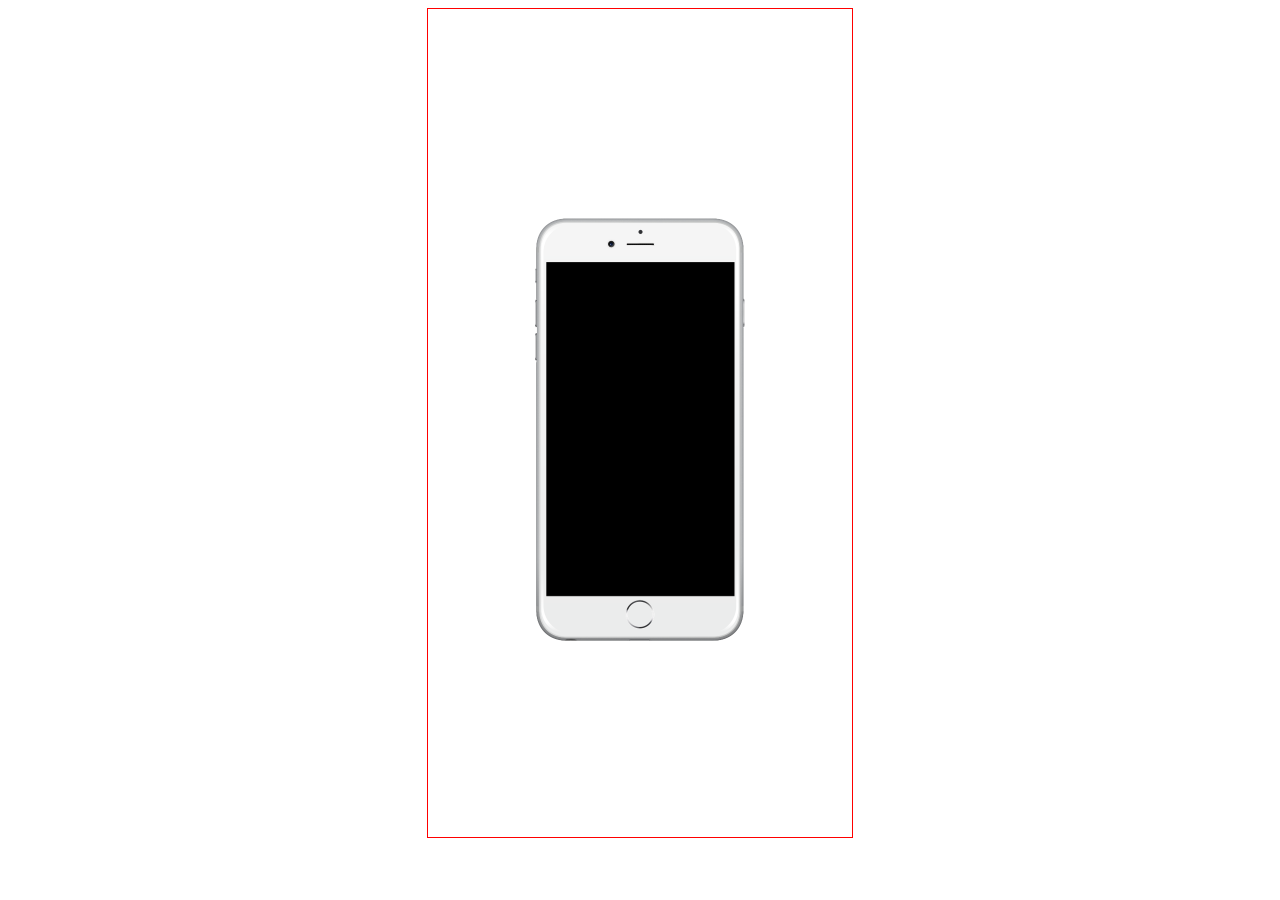
<file: code/光标悬浮图片放大有阴影/index.html>
<!DOCTYPE html>
<html lang="en">

<head>
    <meta charset="UTF-8">
    <meta name="viewport" content="width=device-width, initial-scale=1.0">
    <title>光标悬浮图片放大有阴影</title>
    <style>
        .body{
            display: flex;
            justify-content: center;
        }
        .body div {
            width: 424px;
            height: 828px;
            text-align: center;
            border: 1px solid red;
            display: flex;
            justify-content: center;
            align-items: center;
        }

        .body div img {
            margin-top: 13px;
        }

        .body div img:hover{
            transform: scale(1.2,1.2);
            box-shadow: 0 0 10px red;
        }
    </style>
</head>

<body>
    <div class="body">
        <div>
            <img src="./images/u54.png" alt="" width="212px" height="424px">
        </div>
    </div>
</body>

</html>
</file>
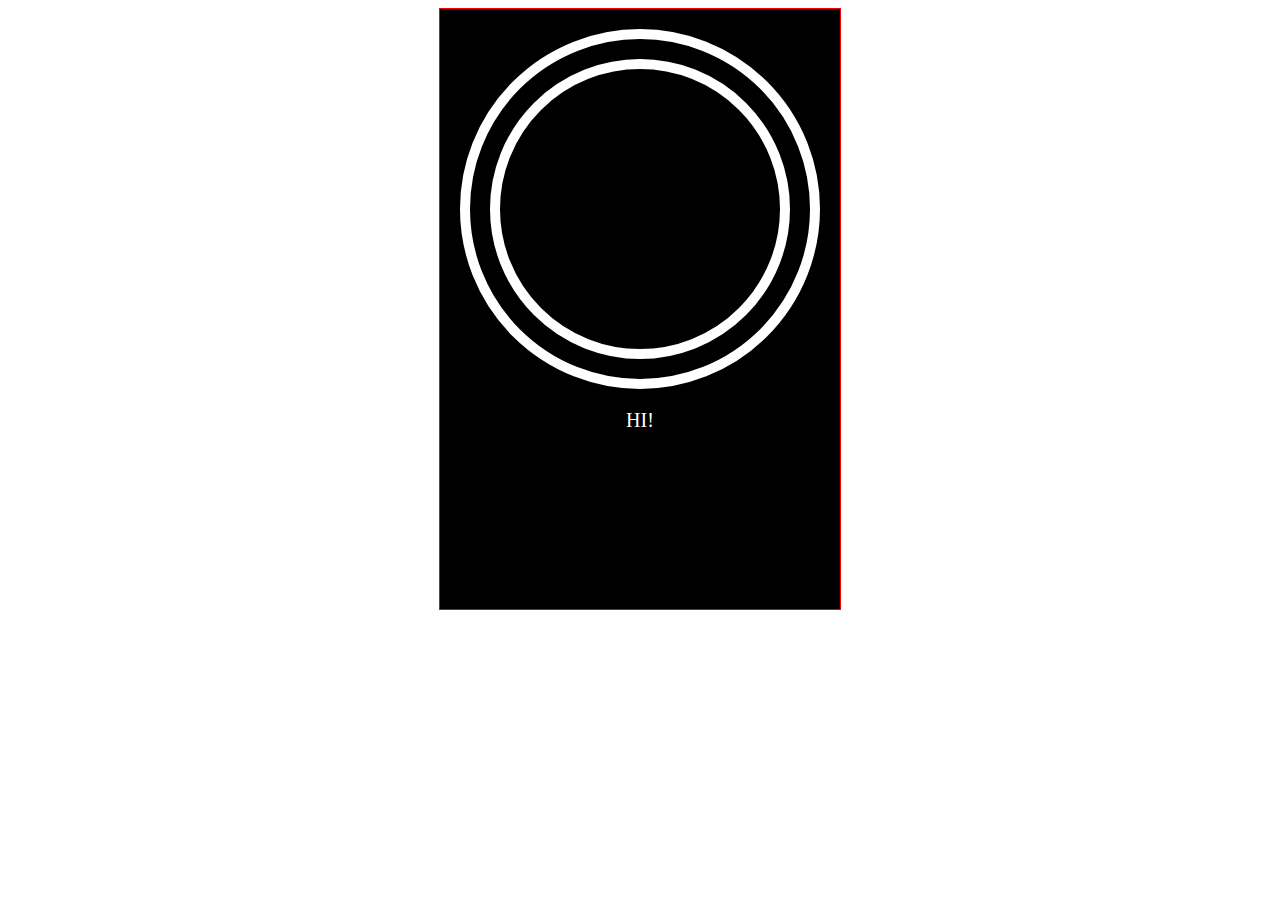
<file: code/呼吸灯/index.html>
<!DOCTYPE html>
<html lang="en">
<head>
    <meta charset="UTF-8">
    <meta name="viewport" content="width=device-width, initial-scale=1.0">
    <title>呼吸灯</title>
    <style>
        .content{
            margin: 0 auto;
            width: 400px;
            height: 600px;
            border: 1px solid red;
        }
        .content .top{
            width: 400px;
            height: 400px;
            background-color: black;
           
            box-sizing: border-box;
            padding: 20px;

            animation-name: top;
            animation-duration: 5s;
            animation-iteration-count: infinite;
            animation-timing-function: linear;
        }
        .content .top .outer{
            
            border: 10px white solid;
            border-radius: 50%;
            height: 100%;
            padding: 20px;
            box-sizing: border-box;

            animation-name: outer;
            animation-duration: 5s;
            animation-iteration-count: infinite;
            animation-timing-function: linear;
        }
        .content .top .outer .inner{
            box-sizing: border-box;
            height: 100%;
            border: 10px white solid;
            border-radius: 50%;
        }
        .content .bottom{
            width: 400px;
            height: 200px;
            text-align: center;
            font-size: 20px;
            background-color: black;
            color: white;
        }

        @keyframes top {
            25%{
                padding: 10px;
            }
            50%{
                padding: 20px;
            }
            100%{
                padding: 20px;
            }
        }
        @keyframes outer {
            25%{
                padding: 30px;
            }
            50%{
                padding: 20px;
            }
            75%{
                padding: 30px;
            }
            100%{
                padding: 20px;
            }   
        }
    </style>
</head>
<body>
    <div class="content">
        <div class="top">
            <div class="outer">
                <div class="inner">

                </div>
            </div>
        </div>
        <div class="bottom">
            HI!
        </div>
    </div>
</body>
</html>
</file>
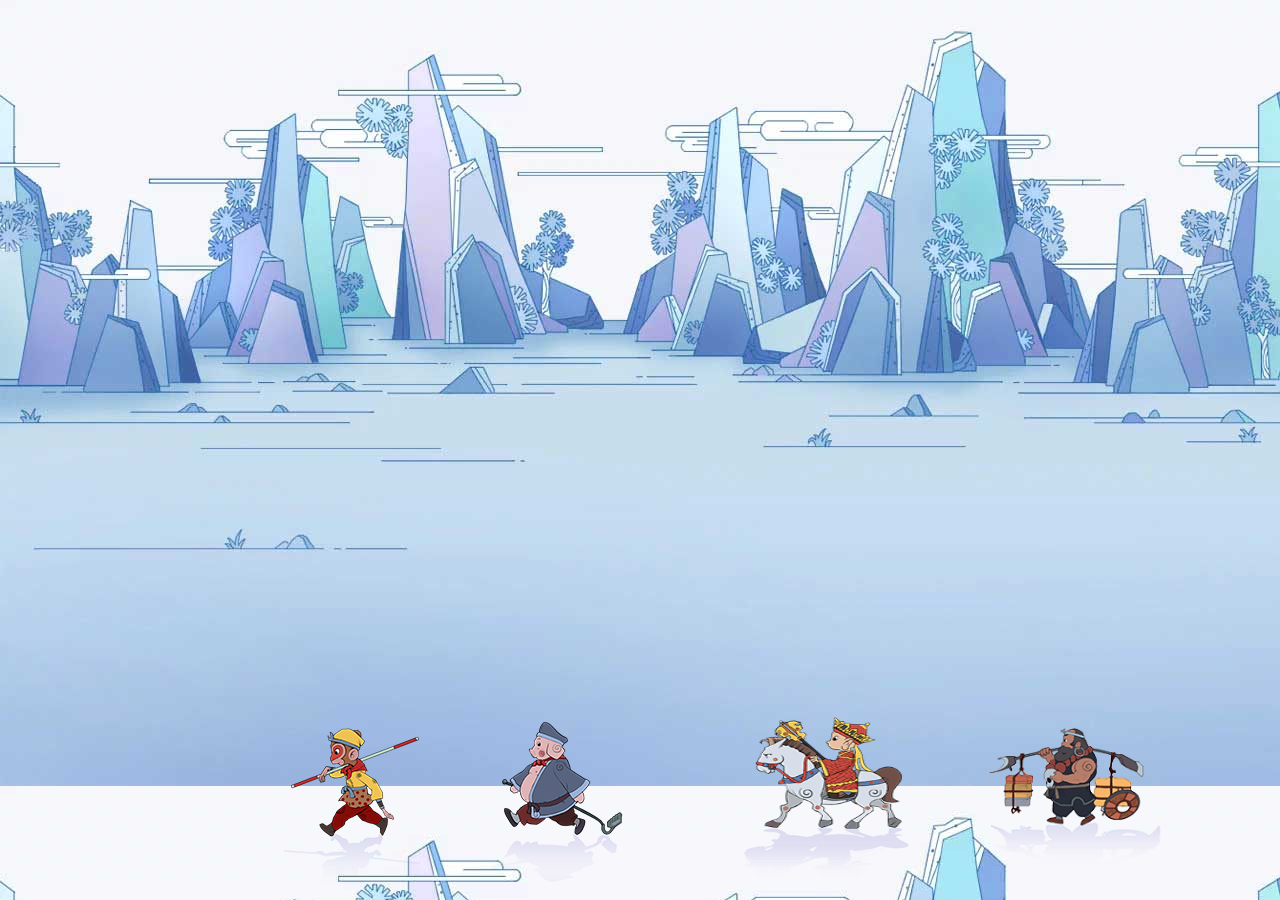
<file: code/梦话西游/index.html>
<!DOCTYPE html>
<html lang="en">

<head>
    <meta charset="UTF-8">
    <meta name="viewport" content="width=device-width, initial-scale=1.0">
    <title>四人行</title>
    <style>
        html,body{
            margin: 0;
            height: 100%;
        }
        .bg{
            height: 100%;

            animation-name: bg;
            animation-duration: 5s;
            animation-timing-function: linear;
            animation-iteration-count: infinite;
        }

        .rw{
            width: 1000px;
            height: 180px;
            /* border: 1px solid red; */
            position: absolute;
            left: 250px;
            bottom: 10px;
        }
        .box{
            list-style: none;
            width: 200px;
            height: 180px;
            /* background-color: red; */
            margin-right: 40px;
            float: left;
            overflow: hidden;
        }

        .box div{
            width: 1600px;
            height: 180px;

            animation-name: roles;
            animation-duration: 1s;
            animation-timing-function: steps(8);
            animation-iteration-count: infinite;
        }
        .box div img{
            width: 1600px;
            height: 180px;
        }

        @keyframes roles{
            from{
                margin-left: 0;
            }
            to{
                margin-left: -1600px;
            }
        }

        @keyframes bg{
            from{
                margin-left: -2000px;
            }
            to{
                margin-left: 0;
            }
        }
    </style>
</head>

<body>
    <div class="bg" style="background-image: url('./images/background.jpg');"></div>
    <div class="rw">
        <div class="box">
            <div><img src="./images/wk.png" alt=""></div>
        </div>
        <div class="box">
            <div><img src="./images/bj.png" alt=""></div>
        </div>
        <div class="box">
            <div><img src="./images/tc.png" alt=""></div>
        </div>
        <div class="box">
            <div><img src="./images/sc.png" alt=""></div>
        </div>
    </div>
</body>

</html>
</file>
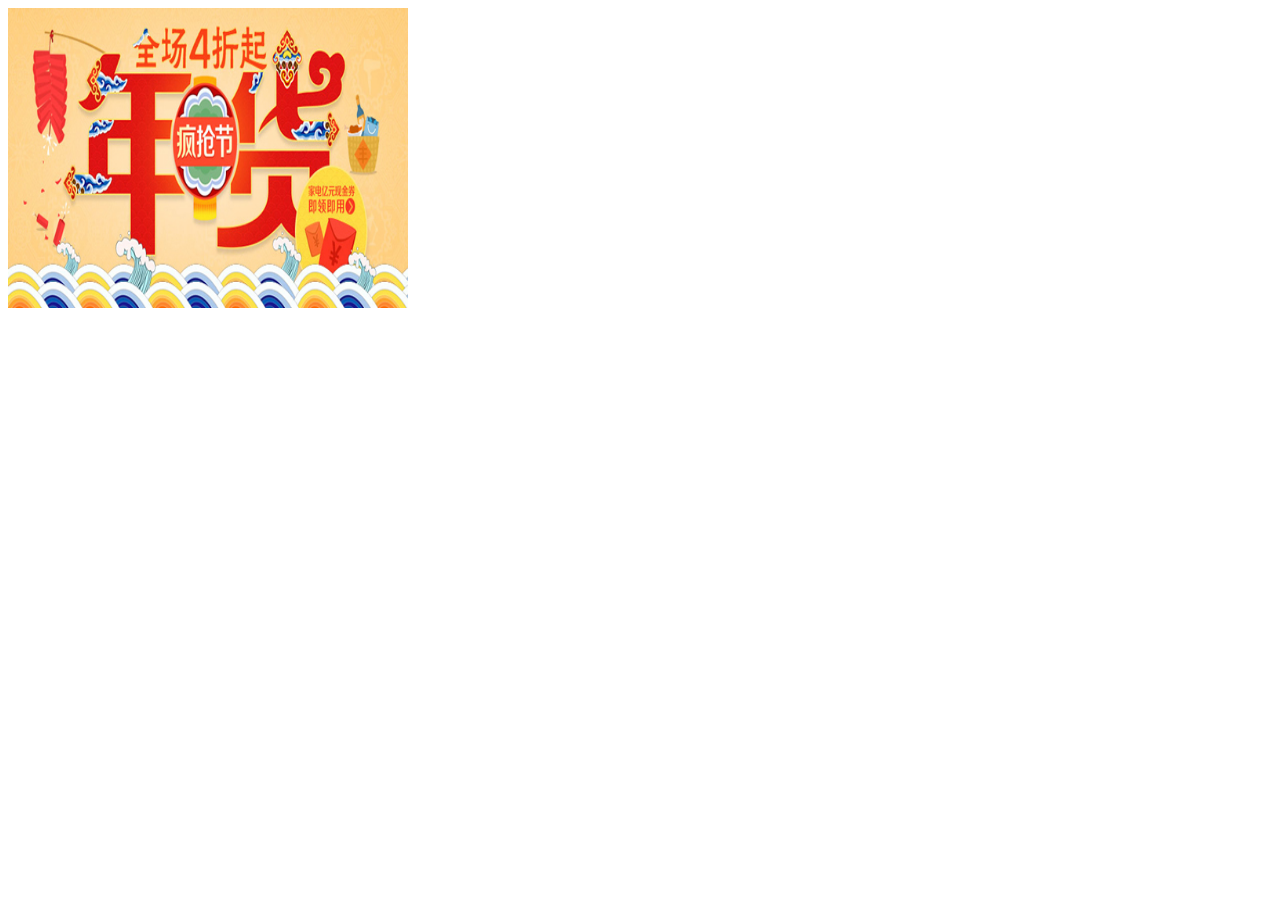
<file: code/轮播图/index.html>
<!DOCTYPE html>
<html lang="en">

<head>
    <meta charset="UTF-8">
    <meta name="viewport" content="width=device-width, initial-scale=1.0">
    <title>轮播图</title>
    <style>
        #container {
            width: 400px;
            height: 300px;
            overflow: hidden;
        }

        #photo {
            width: 1600px;
            animation: switch 5s ease-out infinite;
        }

        #photo>img {
            float: left;
            width: 400px;
            height: 300px;
        }

        @keyframes switch {
            0%,20% {
                margin-left: 0;
            }

            30%,50% {
                margin-left: -400px;
            }

            60%,80% {
                margin-left: -800px;
            }

            85%,100% {
                margin-left: -1200px;
            }
        }
    </style>
</head>

<body>
    <div id="container">
        <div id="photo">
            <img src="./images/u83.jpg" />
            <img src="./images/u85.jpg" />
            <img src="./images/u87.jpg" />
            <img src="./images/u89.jpg" />
        </div>
    </div>
</body>

</html>
</file>
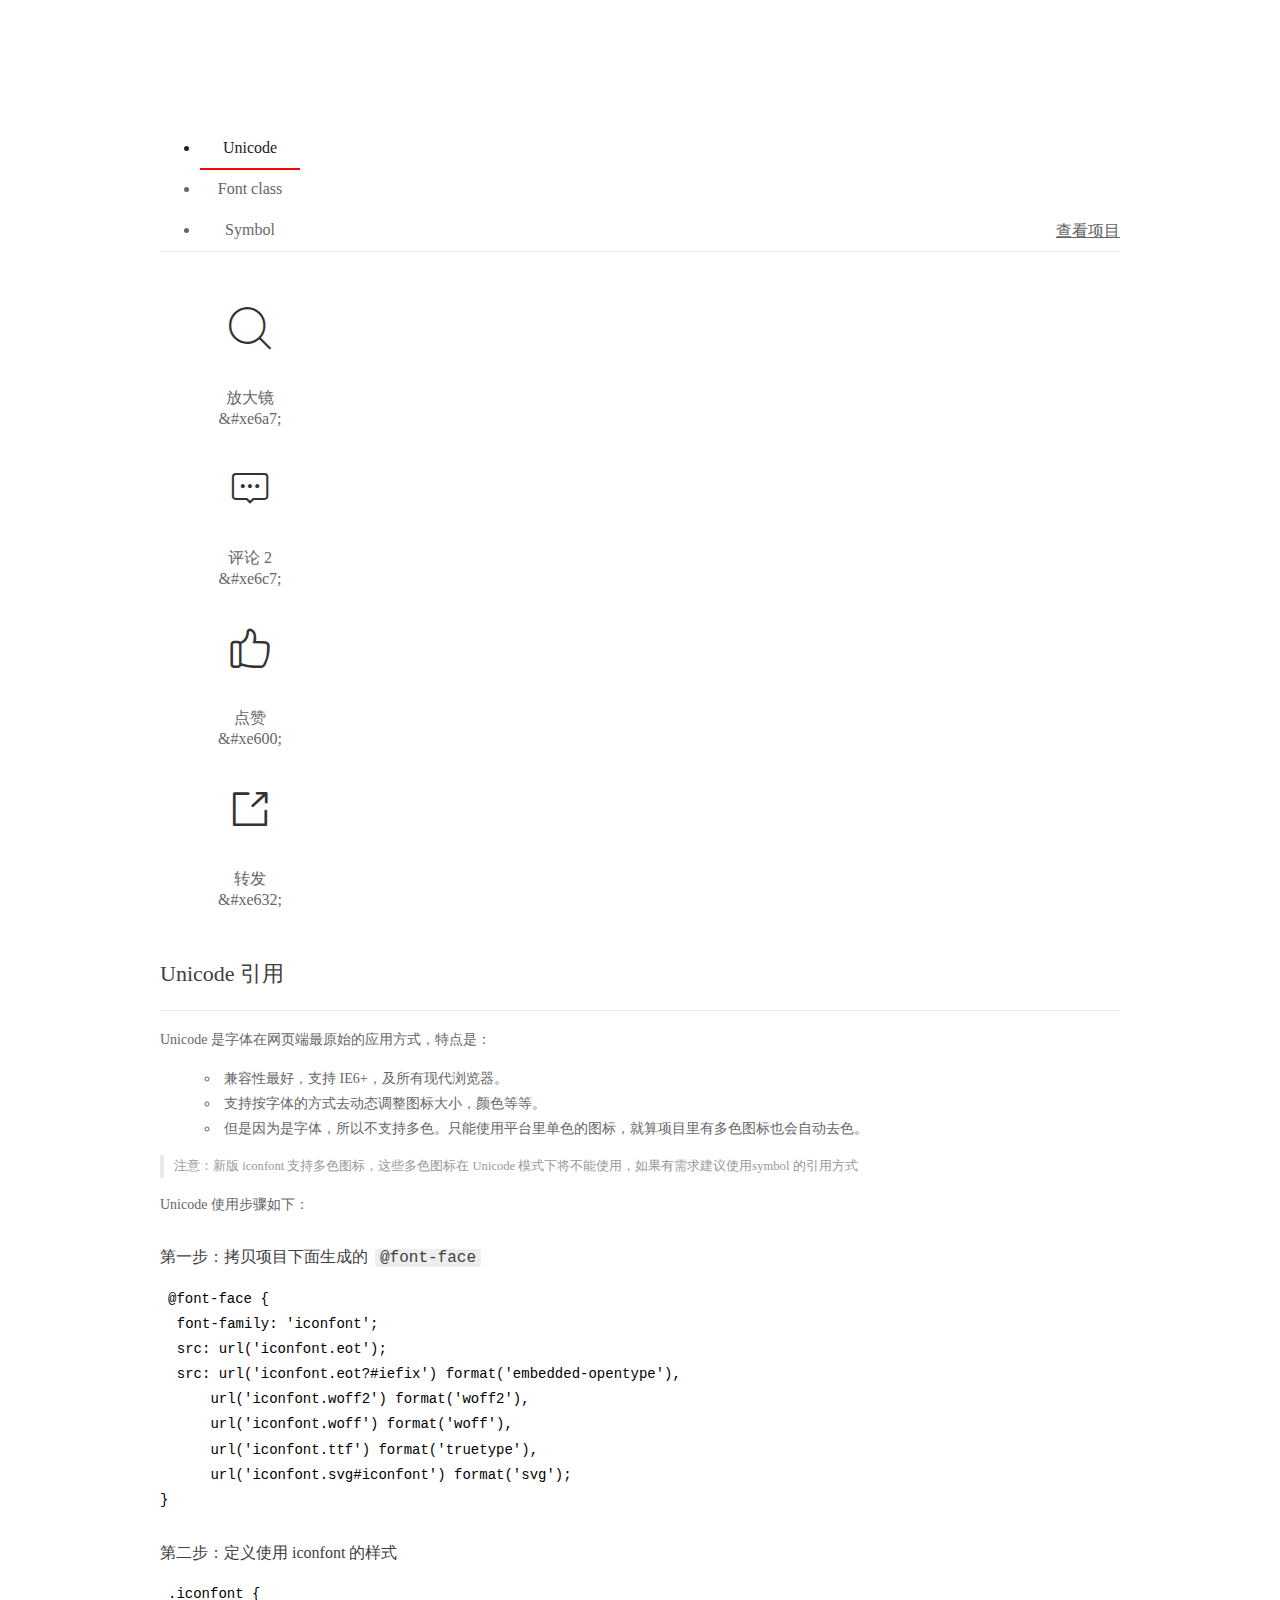
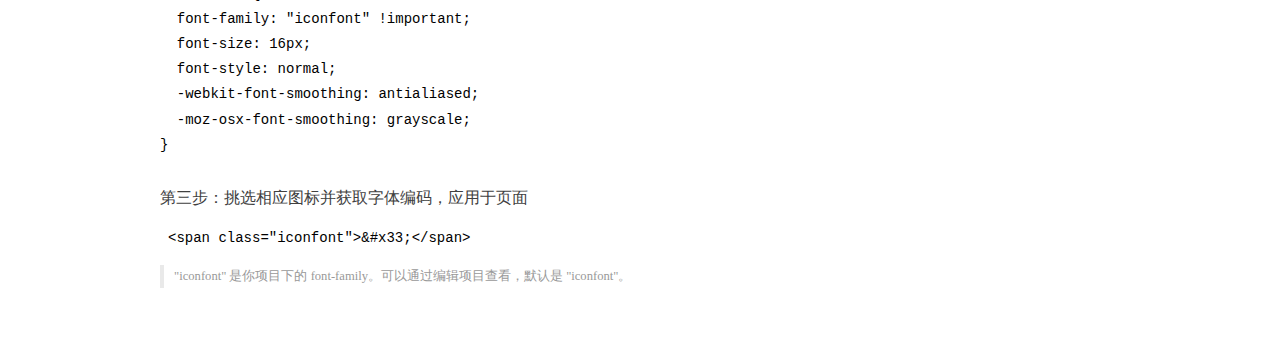
<file: code/汽车广场/static/iconfont/demo_index.html>
<!DOCTYPE html>
<html>
<head>
  <meta charset="utf-8"/>
  <title>IconFont Demo</title>
  <link rel="shortcut icon" href="https://img.alicdn.com/tps/i4/TB1_oz6GVXXXXaFXpXXJDFnIXXX-64-64.ico" type="image/x-icon"/>
  <link rel="stylesheet" href="https://g.alicdn.com/thx/cube/1.3.2/cube.min.css">
  <link rel="stylesheet" href="demo.css">
  <link rel="stylesheet" href="iconfont.css">
  <script src="iconfont.js"></script>
  <!-- jQuery -->
  <script src="https://a1.alicdn.com/oss/uploads/2018/12/26/7bfddb60-08e8-11e9-9b04-53e73bb6408b.js"></script>
  <!-- 代码高亮 -->
  <script src="https://a1.alicdn.com/oss/uploads/2018/12/26/a3f714d0-08e6-11e9-8a15-ebf944d7534c.js"></script>
</head>
<body>
  <div class="main">
    <h1 class="logo"><a href="https://www.iconfont.cn/" title="iconfont 首页" target="_blank">&#xe86b;</a></h1>
    <div class="nav-tabs">
      <ul id="tabs" class="dib-box">
        <li class="dib active"><span>Unicode</span></li>
        <li class="dib"><span>Font class</span></li>
        <li class="dib"><span>Symbol</span></li>
      </ul>
      
      <a href="https://www.iconfont.cn/manage/index?manage_type=myprojects&projectId=1986150" target="_blank" class="nav-more">查看项目</a>
      
    </div>
    <div class="tab-container">
      <div class="content unicode" style="display: block;">
          <ul class="icon_lists dib-box">
          
            <li class="dib">
              <span class="icon iconfont">&#xe6a7;</span>
                <div class="name">放大镜</div>
                <div class="code-name">&amp;#xe6a7;</div>
              </li>
          
            <li class="dib">
              <span class="icon iconfont">&#xe6c7;</span>
                <div class="name">评论 2</div>
                <div class="code-name">&amp;#xe6c7;</div>
              </li>
          
            <li class="dib">
              <span class="icon iconfont">&#xe600;</span>
                <div class="name">点赞</div>
                <div class="code-name">&amp;#xe600;</div>
              </li>
          
            <li class="dib">
              <span class="icon iconfont">&#xe632;</span>
                <div class="name">转发 </div>
                <div class="code-name">&amp;#xe632;</div>
              </li>
          
          </ul>
          <div class="article markdown">
          <h2 id="unicode-">Unicode 引用</h2>
          <hr>

          <p>Unicode 是字体在网页端最原始的应用方式，特点是：</p>
          <ul>
            <li>兼容性最好，支持 IE6+，及所有现代浏览器。</li>
            <li>支持按字体的方式去动态调整图标大小，颜色等等。</li>
            <li>但是因为是字体，所以不支持多色。只能使用平台里单色的图标，就算项目里有多色图标也会自动去色。</li>
          </ul>
          <blockquote>
            <p>注意：新版 iconfont 支持多色图标，这些多色图标在 Unicode 模式下将不能使用，如果有需求建议使用symbol 的引用方式</p>
          </blockquote>
          <p>Unicode 使用步骤如下：</p>
          <h3 id="-font-face">第一步：拷贝项目下面生成的 <code>@font-face</code></h3>
<pre><code class="language-css"
>@font-face {
  font-family: 'iconfont';
  src: url('iconfont.eot');
  src: url('iconfont.eot?#iefix') format('embedded-opentype'),
      url('iconfont.woff2') format('woff2'),
      url('iconfont.woff') format('woff'),
      url('iconfont.ttf') format('truetype'),
      url('iconfont.svg#iconfont') format('svg');
}
</code></pre>
          <h3 id="-iconfont-">第二步：定义使用 iconfont 的样式</h3>
<pre><code class="language-css"
>.iconfont {
  font-family: "iconfont" !important;
  font-size: 16px;
  font-style: normal;
  -webkit-font-smoothing: antialiased;
  -moz-osx-font-smoothing: grayscale;
}
</code></pre>
          <h3 id="-">第三步：挑选相应图标并获取字体编码，应用于页面</h3>
<pre>
<code class="language-html"
>&lt;span class="iconfont"&gt;&amp;#x33;&lt;/span&gt;
</code></pre>
          <blockquote>
            <p>"iconfont" 是你项目下的 font-family。可以通过编辑项目查看，默认是 "iconfont"。</p>
          </blockquote>
          </div>
      </div>
      <div class="content font-class">
        <ul class="icon_lists dib-box">
          
          <li class="dib">
            <span class="icon iconfont iconfangdajing"></span>
            <div class="name">
              放大镜
            </div>
            <div class="code-name">.iconfangdajing
            </div>
          </li>
          
          <li class="dib">
            <span class="icon iconfont iconpinglun2"></span>
            <div class="name">
              评论 2
            </div>
            <div class="code-name">.iconpinglun2
            </div>
          </li>
          
          <li class="dib">
            <span class="icon iconfont iconzanpress"></span>
            <div class="name">
              点赞
            </div>
            <div class="code-name">.iconzanpress
            </div>
          </li>
          
          <li class="dib">
            <span class="icon iconfont iconzhuanfafasong-3"></span>
            <div class="name">
              转发 
            </div>
            <div class="code-name">.iconzhuanfafasong-3
            </div>
          </li>
          
        </ul>
        <div class="article markdown">
        <h2 id="font-class-">font-class 引用</h2>
        <hr>

        <p>font-class 是 Unicode 使用方式的一种变种，主要是解决 Unicode 书写不直观，语意不明确的问题。</p>
        <p>与 Unicode 使用方式相比，具有如下特点：</p>
        <ul>
          <li>兼容性良好，支持 IE8+，及所有现代浏览器。</li>
          <li>相比于 Unicode 语意明确，书写更直观。可以很容易分辨这个 icon 是什么。</li>
          <li>因为使用 class 来定义图标，所以当要替换图标时，只需要修改 class 里面的 Unicode 引用。</li>
          <li>不过因为本质上还是使用的字体，所以多色图标还是不支持的。</li>
        </ul>
        <p>使用步骤如下：</p>
        <h3 id="-fontclass-">第一步：引入项目下面生成的 fontclass 代码：</h3>
<pre><code class="language-html">&lt;link rel="stylesheet" href="./iconfont.css"&gt;
</code></pre>
        <h3 id="-">第二步：挑选相应图标并获取类名，应用于页面：</h3>
<pre><code class="language-html">&lt;span class="iconfont iconxxx"&gt;&lt;/span&gt;
</code></pre>
        <blockquote>
          <p>"
            iconfont" 是你项目下的 font-family。可以通过编辑项目查看，默认是 "iconfont"。</p>
        </blockquote>
      </div>
      </div>
      <div class="content symbol">
          <ul class="icon_lists dib-box">
          
            <li class="dib">
                <svg class="icon svg-icon" aria-hidden="true">
                  <use xlink:href="#iconfangdajing"></use>
                </svg>
                <div class="name">放大镜</div>
                <div class="code-name">#iconfangdajing</div>
            </li>
          
            <li class="dib">
                <svg class="icon svg-icon" aria-hidden="true">
                  <use xlink:href="#iconpinglun2"></use>
                </svg>
                <div class="name">评论 2</div>
                <div class="code-name">#iconpinglun2</div>
            </li>
          
            <li class="dib">
                <svg class="icon svg-icon" aria-hidden="true">
                  <use xlink:href="#iconzanpress"></use>
                </svg>
                <div class="name">点赞</div>
                <div class="code-name">#iconzanpress</div>
            </li>
          
            <li class="dib">
                <svg class="icon svg-icon" aria-hidden="true">
                  <use xlink:href="#iconzhuanfafasong-3"></use>
                </svg>
                <div class="name">转发 </div>
                <div class="code-name">#iconzhuanfafasong-3</div>
            </li>
          
          </ul>
          <div class="article markdown">
          <h2 id="symbol-">Symbol 引用</h2>
          <hr>

          <p>这是一种全新的使用方式，应该说这才是未来的主流，也是平台目前推荐的用法。相关介绍可以参考这篇<a href="">文章</a>
            这种用法其实是做了一个 SVG 的集合，与另外两种相比具有如下特点：</p>
          <ul>
            <li>支持多色图标了，不再受单色限制。</li>
            <li>通过一些技巧，支持像字体那样，通过 <code>font-size</code>, <code>color</code> 来调整样式。</li>
            <li>兼容性较差，支持 IE9+，及现代浏览器。</li>
            <li>浏览器渲染 SVG 的性能一般，还不如 png。</li>
          </ul>
          <p>使用步骤如下：</p>
          <h3 id="-symbol-">第一步：引入项目下面生成的 symbol 代码：</h3>
<pre><code class="language-html">&lt;script src="./iconfont.js"&gt;&lt;/script&gt;
</code></pre>
          <h3 id="-css-">第二步：加入通用 CSS 代码（引入一次就行）：</h3>
<pre><code class="language-html">&lt;style&gt;
.icon {
  width: 1em;
  height: 1em;
  vertical-align: -0.15em;
  fill: currentColor;
  overflow: hidden;
}
&lt;/style&gt;
</code></pre>
          <h3 id="-">第三步：挑选相应图标并获取类名，应用于页面：</h3>
<pre><code class="language-html">&lt;svg class="icon" aria-hidden="true"&gt;
  &lt;use xlink:href="#icon-xxx"&gt;&lt;/use&gt;
&lt;/svg&gt;
</code></pre>
          </div>
      </div>

    </div>
  </div>
  <script>
  $(document).ready(function () {
      $('.tab-container .content:first').show()

      $('#tabs li').click(function (e) {
        var tabContent = $('.tab-container .content')
        var index = $(this).index()

        if ($(this).hasClass('active')) {
          return
        } else {
          $('#tabs li').removeClass('active')
          $(this).addClass('active')

          tabContent.hide().eq(index).fadeIn()
        }
      })
    })
  </script>
</body>
</html>
</file>
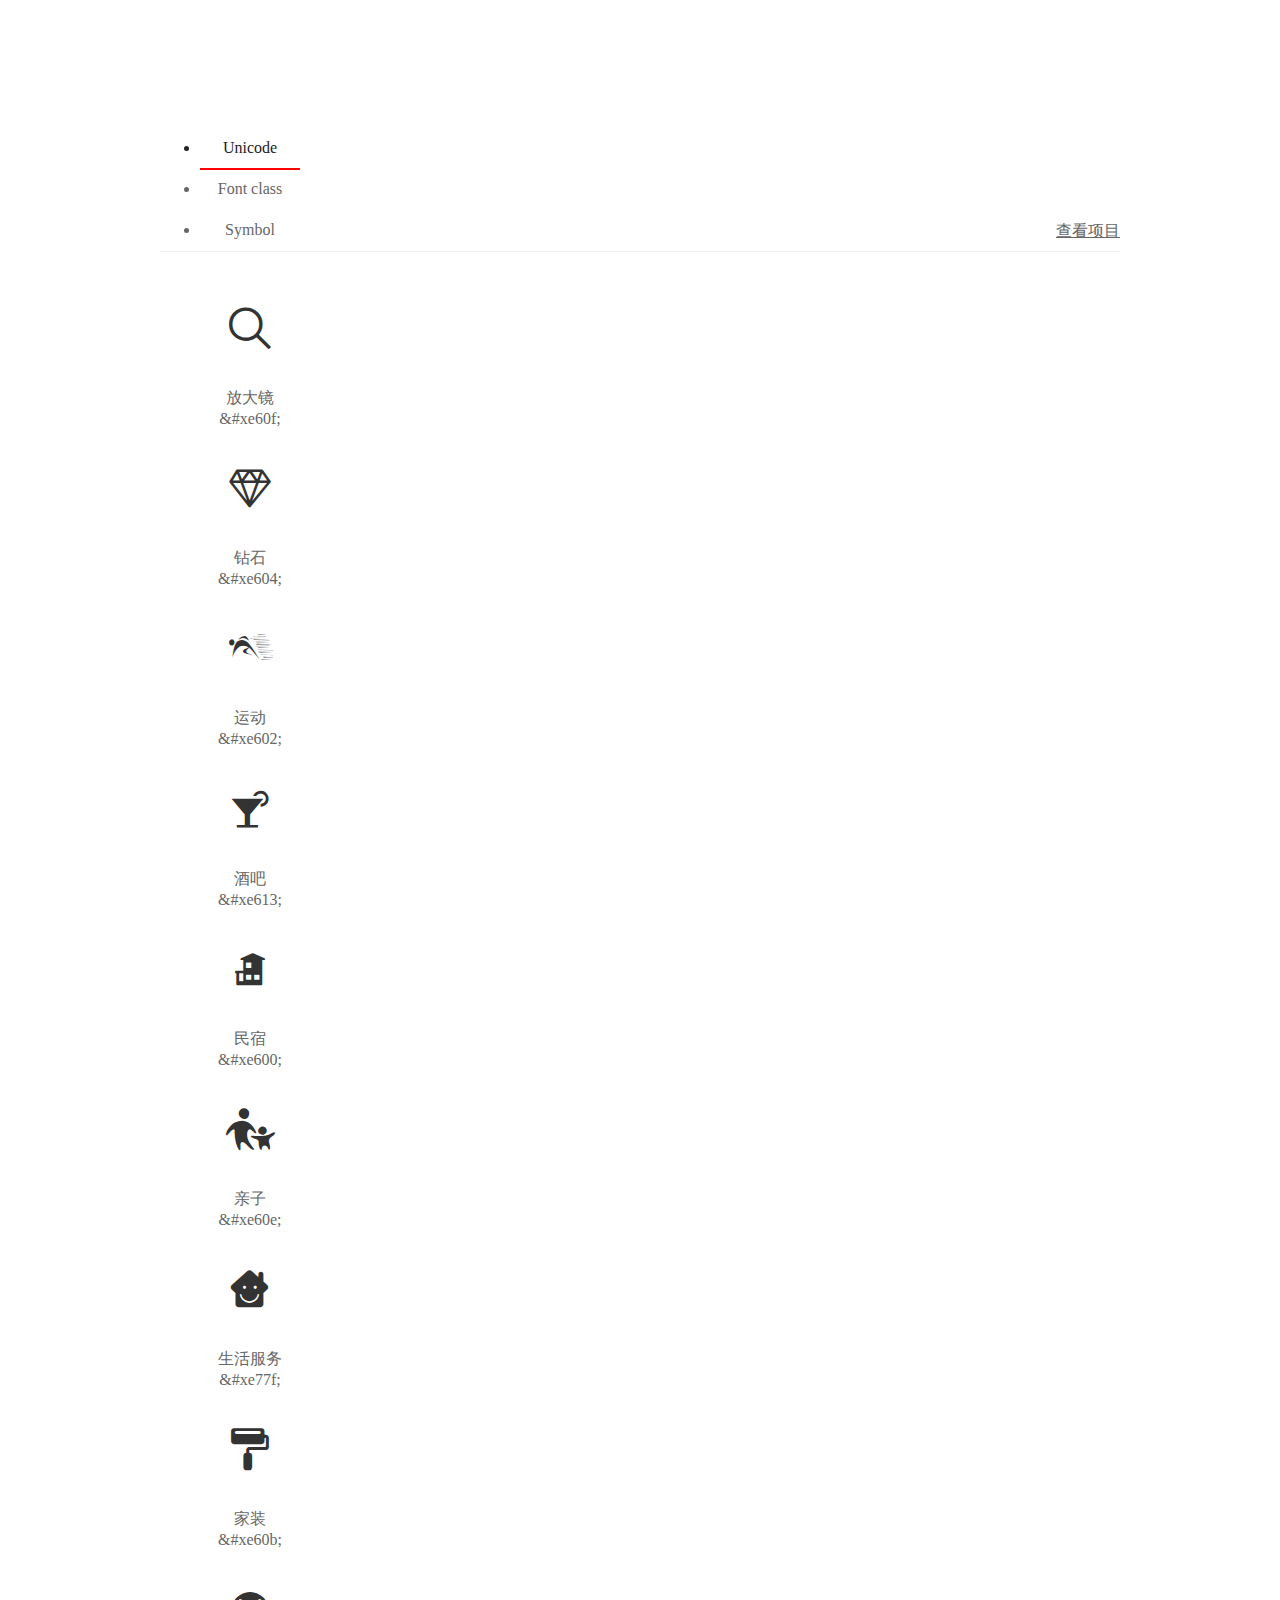
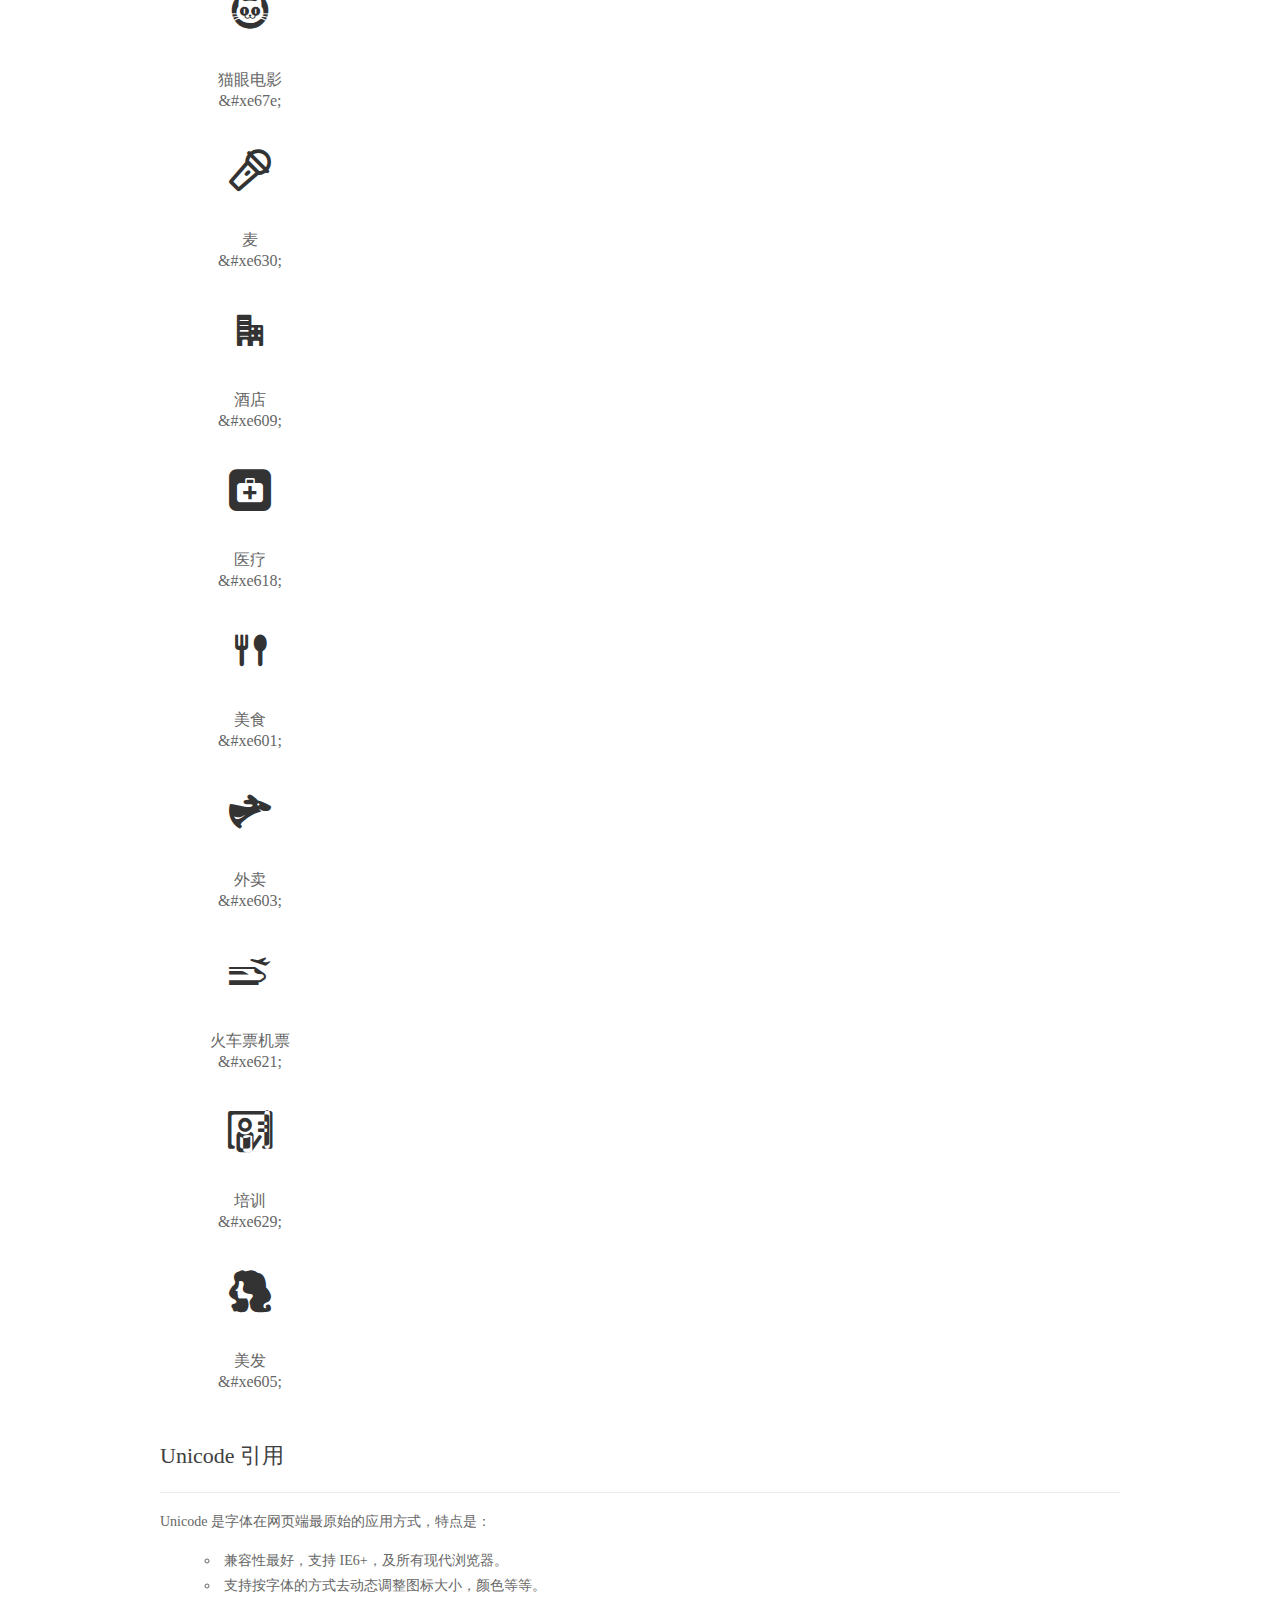
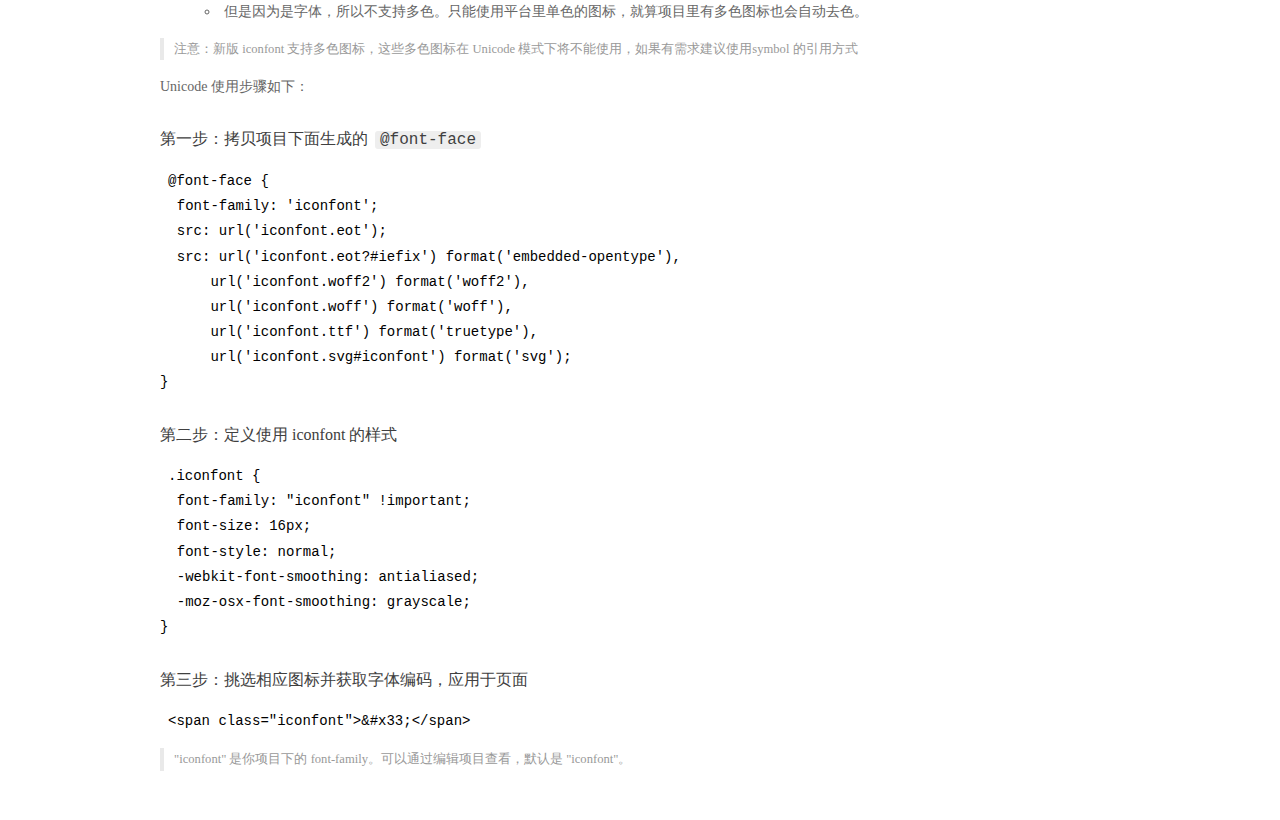
<file: code/美团/statics/iconfont/demo_index.html>
<!DOCTYPE html>
<html>
<head>
  <meta charset="utf-8"/>
  <title>IconFont Demo</title>
  <link rel="shortcut icon" href="https://img.alicdn.com/tps/i4/TB1_oz6GVXXXXaFXpXXJDFnIXXX-64-64.ico" type="image/x-icon"/>
  <link rel="stylesheet" href="https://g.alicdn.com/thx/cube/1.3.2/cube.min.css">
  <link rel="stylesheet" href="demo.css">
  <link rel="stylesheet" href="iconfont.css">
  <script src="iconfont.js"></script>
  <!-- jQuery -->
  <script src="https://a1.alicdn.com/oss/uploads/2018/12/26/7bfddb60-08e8-11e9-9b04-53e73bb6408b.js"></script>
  <!-- 代码高亮 -->
  <script src="https://a1.alicdn.com/oss/uploads/2018/12/26/a3f714d0-08e6-11e9-8a15-ebf944d7534c.js"></script>
</head>
<body>
  <div class="main">
    <h1 class="logo"><a href="https://www.iconfont.cn/" title="iconfont 首页" target="_blank">&#xe86b;</a></h1>
    <div class="nav-tabs">
      <ul id="tabs" class="dib-box">
        <li class="dib active"><span>Unicode</span></li>
        <li class="dib"><span>Font class</span></li>
        <li class="dib"><span>Symbol</span></li>
      </ul>
      
      <a href="https://www.iconfont.cn/manage/index?manage_type=myprojects&projectId=1977527" target="_blank" class="nav-more">查看项目</a>
      
    </div>
    <div class="tab-container">
      <div class="content unicode" style="display: block;">
          <ul class="icon_lists dib-box">
          
            <li class="dib">
              <span class="icon iconfont">&#xe60f;</span>
                <div class="name">放大镜</div>
                <div class="code-name">&amp;#xe60f;</div>
              </li>
          
            <li class="dib">
              <span class="icon iconfont">&#xe604;</span>
                <div class="name">钻石</div>
                <div class="code-name">&amp;#xe604;</div>
              </li>
          
            <li class="dib">
              <span class="icon iconfont">&#xe602;</span>
                <div class="name">运动</div>
                <div class="code-name">&amp;#xe602;</div>
              </li>
          
            <li class="dib">
              <span class="icon iconfont">&#xe613;</span>
                <div class="name">酒吧</div>
                <div class="code-name">&amp;#xe613;</div>
              </li>
          
            <li class="dib">
              <span class="icon iconfont">&#xe600;</span>
                <div class="name">民宿</div>
                <div class="code-name">&amp;#xe600;</div>
              </li>
          
            <li class="dib">
              <span class="icon iconfont">&#xe60e;</span>
                <div class="name">亲子</div>
                <div class="code-name">&amp;#xe60e;</div>
              </li>
          
            <li class="dib">
              <span class="icon iconfont">&#xe77f;</span>
                <div class="name">生活服务</div>
                <div class="code-name">&amp;#xe77f;</div>
              </li>
          
            <li class="dib">
              <span class="icon iconfont">&#xe60b;</span>
                <div class="name">家装</div>
                <div class="code-name">&amp;#xe60b;</div>
              </li>
          
            <li class="dib">
              <span class="icon iconfont">&#xe67e;</span>
                <div class="name">猫眼电影</div>
                <div class="code-name">&amp;#xe67e;</div>
              </li>
          
            <li class="dib">
              <span class="icon iconfont">&#xe630;</span>
                <div class="name">麦</div>
                <div class="code-name">&amp;#xe630;</div>
              </li>
          
            <li class="dib">
              <span class="icon iconfont">&#xe609;</span>
                <div class="name">酒店</div>
                <div class="code-name">&amp;#xe609;</div>
              </li>
          
            <li class="dib">
              <span class="icon iconfont">&#xe618;</span>
                <div class="name">医疗</div>
                <div class="code-name">&amp;#xe618;</div>
              </li>
          
            <li class="dib">
              <span class="icon iconfont">&#xe601;</span>
                <div class="name">美食</div>
                <div class="code-name">&amp;#xe601;</div>
              </li>
          
            <li class="dib">
              <span class="icon iconfont">&#xe603;</span>
                <div class="name">外卖</div>
                <div class="code-name">&amp;#xe603;</div>
              </li>
          
            <li class="dib">
              <span class="icon iconfont">&#xe621;</span>
                <div class="name">火车票机票</div>
                <div class="code-name">&amp;#xe621;</div>
              </li>
          
            <li class="dib">
              <span class="icon iconfont">&#xe629;</span>
                <div class="name">培训</div>
                <div class="code-name">&amp;#xe629;</div>
              </li>
          
            <li class="dib">
              <span class="icon iconfont">&#xe605;</span>
                <div class="name">美发</div>
                <div class="code-name">&amp;#xe605;</div>
              </li>
          
          </ul>
          <div class="article markdown">
          <h2 id="unicode-">Unicode 引用</h2>
          <hr>

          <p>Unicode 是字体在网页端最原始的应用方式，特点是：</p>
          <ul>
            <li>兼容性最好，支持 IE6+，及所有现代浏览器。</li>
            <li>支持按字体的方式去动态调整图标大小，颜色等等。</li>
            <li>但是因为是字体，所以不支持多色。只能使用平台里单色的图标，就算项目里有多色图标也会自动去色。</li>
          </ul>
          <blockquote>
            <p>注意：新版 iconfont 支持多色图标，这些多色图标在 Unicode 模式下将不能使用，如果有需求建议使用symbol 的引用方式</p>
          </blockquote>
          <p>Unicode 使用步骤如下：</p>
          <h3 id="-font-face">第一步：拷贝项目下面生成的 <code>@font-face</code></h3>
<pre><code class="language-css"
>@font-face {
  font-family: 'iconfont';
  src: url('iconfont.eot');
  src: url('iconfont.eot?#iefix') format('embedded-opentype'),
      url('iconfont.woff2') format('woff2'),
      url('iconfont.woff') format('woff'),
      url('iconfont.ttf') format('truetype'),
      url('iconfont.svg#iconfont') format('svg');
}
</code></pre>
          <h3 id="-iconfont-">第二步：定义使用 iconfont 的样式</h3>
<pre><code class="language-css"
>.iconfont {
  font-family: "iconfont" !important;
  font-size: 16px;
  font-style: normal;
  -webkit-font-smoothing: antialiased;
  -moz-osx-font-smoothing: grayscale;
}
</code></pre>
          <h3 id="-">第三步：挑选相应图标并获取字体编码，应用于页面</h3>
<pre>
<code class="language-html"
>&lt;span class="iconfont"&gt;&amp;#x33;&lt;/span&gt;
</code></pre>
          <blockquote>
            <p>"iconfont" 是你项目下的 font-family。可以通过编辑项目查看，默认是 "iconfont"。</p>
          </blockquote>
          </div>
      </div>
      <div class="content font-class">
        <ul class="icon_lists dib-box">
          
          <li class="dib">
            <span class="icon iconfont icon-fangdajing"></span>
            <div class="name">
              放大镜
            </div>
            <div class="code-name">.icon-fangdajing
            </div>
          </li>
          
          <li class="dib">
            <span class="icon iconfont icon-iconfontzhubaoshipin"></span>
            <div class="name">
              钻石
            </div>
            <div class="code-name">.icon-iconfontzhubaoshipin
            </div>
          </li>
          
          <li class="dib">
            <span class="icon iconfont icon-paobu_fuzhi"></span>
            <div class="name">
              运动
            </div>
            <div class="code-name">.icon-paobu_fuzhi
            </div>
          </li>
          
          <li class="dib">
            <span class="icon iconfont icon-jiuba"></span>
            <div class="name">
              酒吧
            </div>
            <div class="code-name">.icon-jiuba
            </div>
          </li>
          
          <li class="dib">
            <span class="icon iconfont icon-minsu"></span>
            <div class="name">
              民宿
            </div>
            <div class="code-name">.icon-minsu
            </div>
          </li>
          
          <li class="dib">
            <span class="icon iconfont icon-qinzi1"></span>
            <div class="name">
              亲子
            </div>
            <div class="code-name">.icon-qinzi1
            </div>
          </li>
          
          <li class="dib">
            <span class="icon iconfont icon-shenghuofuwu"></span>
            <div class="name">
              生活服务
            </div>
            <div class="code-name">.icon-shenghuofuwu
            </div>
          </li>
          
          <li class="dib">
            <span class="icon iconfont icon-jiazhuang"></span>
            <div class="name">
              家装
            </div>
            <div class="code-name">.icon-jiazhuang
            </div>
          </li>
          
          <li class="dib">
            <span class="icon iconfont icon-maoyandianying"></span>
            <div class="name">
              猫眼电影
            </div>
            <div class="code-name">.icon-maoyandianying
            </div>
          </li>
          
          <li class="dib">
            <span class="icon iconfont icon-ziyuan"></span>
            <div class="name">
              麦
            </div>
            <div class="code-name">.icon-ziyuan
            </div>
          </li>
          
          <li class="dib">
            <span class="icon iconfont icon-hebingxingzhuang"></span>
            <div class="name">
              酒店
            </div>
            <div class="code-name">.icon-hebingxingzhuang
            </div>
          </li>
          
          <li class="dib">
            <span class="icon iconfont icon-yiliao"></span>
            <div class="name">
              医疗
            </div>
            <div class="code-name">.icon-yiliao
            </div>
          </li>
          
          <li class="dib">
            <span class="icon iconfont icon-fenzu"></span>
            <div class="name">
              美食
            </div>
            <div class="code-name">.icon-fenzu
            </div>
          </li>
          
          <li class="dib">
            <span class="icon iconfont icon-waimai"></span>
            <div class="name">
              外卖
            </div>
            <div class="code-name">.icon-waimai
            </div>
          </li>
          
          <li class="dib">
            <span class="icon iconfont icon-huochepiaojipiao"></span>
            <div class="name">
              火车票机票
            </div>
            <div class="code-name">.icon-huochepiaojipiao
            </div>
          </li>
          
          <li class="dib">
            <span class="icon iconfont icon-peixun"></span>
            <div class="name">
              培训
            </div>
            <div class="code-name">.icon-peixun
            </div>
          </li>
          
          <li class="dib">
            <span class="icon iconfont icon-meifa"></span>
            <div class="name">
              美发
            </div>
            <div class="code-name">.icon-meifa
            </div>
          </li>
          
        </ul>
        <div class="article markdown">
        <h2 id="font-class-">font-class 引用</h2>
        <hr>

        <p>font-class 是 Unicode 使用方式的一种变种，主要是解决 Unicode 书写不直观，语意不明确的问题。</p>
        <p>与 Unicode 使用方式相比，具有如下特点：</p>
        <ul>
          <li>兼容性良好，支持 IE8+，及所有现代浏览器。</li>
          <li>相比于 Unicode 语意明确，书写更直观。可以很容易分辨这个 icon 是什么。</li>
          <li>因为使用 class 来定义图标，所以当要替换图标时，只需要修改 class 里面的 Unicode 引用。</li>
          <li>不过因为本质上还是使用的字体，所以多色图标还是不支持的。</li>
        </ul>
        <p>使用步骤如下：</p>
        <h3 id="-fontclass-">第一步：引入项目下面生成的 fontclass 代码：</h3>
<pre><code class="language-html">&lt;link rel="stylesheet" href="./iconfont.css"&gt;
</code></pre>
        <h3 id="-">第二步：挑选相应图标并获取类名，应用于页面：</h3>
<pre><code class="language-html">&lt;span class="iconfont icon-xxx"&gt;&lt;/span&gt;
</code></pre>
        <blockquote>
          <p>"
            iconfont" 是你项目下的 font-family。可以通过编辑项目查看，默认是 "iconfont"。</p>
        </blockquote>
      </div>
      </div>
      <div class="content symbol">
          <ul class="icon_lists dib-box">
          
            <li class="dib">
                <svg class="icon svg-icon" aria-hidden="true">
                  <use xlink:href="#icon-fangdajing"></use>
                </svg>
                <div class="name">放大镜</div>
                <div class="code-name">#icon-fangdajing</div>
            </li>
          
            <li class="dib">
                <svg class="icon svg-icon" aria-hidden="true">
                  <use xlink:href="#icon-iconfontzhubaoshipin"></use>
                </svg>
                <div class="name">钻石</div>
                <div class="code-name">#icon-iconfontzhubaoshipin</div>
            </li>
          
            <li class="dib">
                <svg class="icon svg-icon" aria-hidden="true">
                  <use xlink:href="#icon-paobu_fuzhi"></use>
                </svg>
                <div class="name">运动</div>
                <div class="code-name">#icon-paobu_fuzhi</div>
            </li>
          
            <li class="dib">
                <svg class="icon svg-icon" aria-hidden="true">
                  <use xlink:href="#icon-jiuba"></use>
                </svg>
                <div class="name">酒吧</div>
                <div class="code-name">#icon-jiuba</div>
            </li>
          
            <li class="dib">
                <svg class="icon svg-icon" aria-hidden="true">
                  <use xlink:href="#icon-minsu"></use>
                </svg>
                <div class="name">民宿</div>
                <div class="code-name">#icon-minsu</div>
            </li>
          
            <li class="dib">
                <svg class="icon svg-icon" aria-hidden="true">
                  <use xlink:href="#icon-qinzi1"></use>
                </svg>
                <div class="name">亲子</div>
                <div class="code-name">#icon-qinzi1</div>
            </li>
          
            <li class="dib">
                <svg class="icon svg-icon" aria-hidden="true">
                  <use xlink:href="#icon-shenghuofuwu"></use>
                </svg>
                <div class="name">生活服务</div>
                <div class="code-name">#icon-shenghuofuwu</div>
            </li>
          
            <li class="dib">
                <svg class="icon svg-icon" aria-hidden="true">
                  <use xlink:href="#icon-jiazhuang"></use>
                </svg>
                <div class="name">家装</div>
                <div class="code-name">#icon-jiazhuang</div>
            </li>
          
            <li class="dib">
                <svg class="icon svg-icon" aria-hidden="true">
                  <use xlink:href="#icon-maoyandianying"></use>
                </svg>
                <div class="name">猫眼电影</div>
                <div class="code-name">#icon-maoyandianying</div>
            </li>
          
            <li class="dib">
                <svg class="icon svg-icon" aria-hidden="true">
                  <use xlink:href="#icon-ziyuan"></use>
                </svg>
                <div class="name">麦</div>
                <div class="code-name">#icon-ziyuan</div>
            </li>
          
            <li class="dib">
                <svg class="icon svg-icon" aria-hidden="true">
                  <use xlink:href="#icon-hebingxingzhuang"></use>
                </svg>
                <div class="name">酒店</div>
                <div class="code-name">#icon-hebingxingzhuang</div>
            </li>
          
            <li class="dib">
                <svg class="icon svg-icon" aria-hidden="true">
                  <use xlink:href="#icon-yiliao"></use>
                </svg>
                <div class="name">医疗</div>
                <div class="code-name">#icon-yiliao</div>
            </li>
          
            <li class="dib">
                <svg class="icon svg-icon" aria-hidden="true">
                  <use xlink:href="#icon-fenzu"></use>
                </svg>
                <div class="name">美食</div>
                <div class="code-name">#icon-fenzu</div>
            </li>
          
            <li class="dib">
                <svg class="icon svg-icon" aria-hidden="true">
                  <use xlink:href="#icon-waimai"></use>
                </svg>
                <div class="name">外卖</div>
                <div class="code-name">#icon-waimai</div>
            </li>
          
            <li class="dib">
                <svg class="icon svg-icon" aria-hidden="true">
                  <use xlink:href="#icon-huochepiaojipiao"></use>
                </svg>
                <div class="name">火车票机票</div>
                <div class="code-name">#icon-huochepiaojipiao</div>
            </li>
          
            <li class="dib">
                <svg class="icon svg-icon" aria-hidden="true">
                  <use xlink:href="#icon-peixun"></use>
                </svg>
                <div class="name">培训</div>
                <div class="code-name">#icon-peixun</div>
            </li>
          
            <li class="dib">
                <svg class="icon svg-icon" aria-hidden="true">
                  <use xlink:href="#icon-meifa"></use>
                </svg>
                <div class="name">美发</div>
                <div class="code-name">#icon-meifa</div>
            </li>
          
          </ul>
          <div class="article markdown">
          <h2 id="symbol-">Symbol 引用</h2>
          <hr>

          <p>这是一种全新的使用方式，应该说这才是未来的主流，也是平台目前推荐的用法。相关介绍可以参考这篇<a href="">文章</a>
            这种用法其实是做了一个 SVG 的集合，与另外两种相比具有如下特点：</p>
          <ul>
            <li>支持多色图标了，不再受单色限制。</li>
            <li>通过一些技巧，支持像字体那样，通过 <code>font-size</code>, <code>color</code> 来调整样式。</li>
            <li>兼容性较差，支持 IE9+，及现代浏览器。</li>
            <li>浏览器渲染 SVG 的性能一般，还不如 png。</li>
          </ul>
          <p>使用步骤如下：</p>
          <h3 id="-symbol-">第一步：引入项目下面生成的 symbol 代码：</h3>
<pre><code class="language-html">&lt;script src="./iconfont.js"&gt;&lt;/script&gt;
</code></pre>
          <h3 id="-css-">第二步：加入通用 CSS 代码（引入一次就行）：</h3>
<pre><code class="language-html">&lt;style&gt;
.icon {
  width: 1em;
  height: 1em;
  vertical-align: -0.15em;
  fill: currentColor;
  overflow: hidden;
}
&lt;/style&gt;
</code></pre>
          <h3 id="-">第三步：挑选相应图标并获取类名，应用于页面：</h3>
<pre><code class="language-html">&lt;svg class="icon" aria-hidden="true"&gt;
  &lt;use xlink:href="#icon-xxx"&gt;&lt;/use&gt;
&lt;/svg&gt;
</code></pre>
          </div>
      </div>

    </div>
  </div>
  <script>
  $(document).ready(function () {
      $('.tab-container .content:first').show()

      $('#tabs li').click(function (e) {
        var tabContent = $('.tab-container .content')
        var index = $(this).index()

        if ($(this).hasClass('active')) {
          return
        } else {
          $('#tabs li').removeClass('active')
          $(this).addClass('active')

          tabContent.hide().eq(index).fadeIn()
        }
      })
    })
  </script>
</body>
</html>
</file>
<file: code/汽车广场/static/iconfont/demo.css>
/* Logo 字体 */
@font-face {
  font-family: "iconfont logo";
  src: url('https://at.alicdn.com/t/font_985780_km7mi63cihi.eot?t=1545807318834');
  src: url('https://at.alicdn.com/t/font_985780_km7mi63cihi.eot?t=1545807318834#iefix') format('embedded-opentype'),
    url('https://at.alicdn.com/t/font_985780_km7mi63cihi.woff?t=1545807318834') format('woff'),
    url('https://at.alicdn.com/t/font_985780_km7mi63cihi.ttf?t=1545807318834') format('truetype'),
    url('https://at.alicdn.com/t/font_985780_km7mi63cihi.svg?t=1545807318834#iconfont') format('svg');
}

.logo {
  font-family: "iconfont logo";
  font-size: 160px;
  font-style: normal;
  -webkit-font-smoothing: antialiased;
  -moz-osx-font-smoothing: grayscale;
}

/* tabs */
.nav-tabs {
  position: relative;
}

.nav-tabs .nav-more {
  position: absolute;
  right: 0;
  bottom: 0;
  height: 42px;
  line-height: 42px;
  color: #666;
}

#tabs {
  border-bottom: 1px solid #eee;
}

#tabs li {
  cursor: pointer;
  width: 100px;
  height: 40px;
  line-height: 40px;
  text-align: center;
  font-size: 16px;
  border-bottom: 2px solid transparent;
  position: relative;
  z-index: 1;
  margin-bottom: -1px;
  color: #666;
}


#tabs .active {
  border-bottom-color: #f00;
  color: #222;
}

.tab-container .content {
  display: none;
}

/* 页面布局 */
.main {
  padding: 30px 100px;
  width: 960px;
  margin: 0 auto;
}

.main .logo {
  color: #333;
  text-align: left;
  margin-bottom: 30px;
  line-height: 1;
  height: 110px;
  margin-top: -50px;
  overflow: hidden;
  *zoom: 1;
}

.main .logo a {
  font-size: 160px;
  color: #333;
}

.helps {
  margin-top: 40px;
}

.helps pre {
  padding: 20px;
  margin: 10px 0;
  border: solid 1px #e7e1cd;
  background-color: #fffdef;
  overflow: auto;
}

.icon_lists {
  width: 100% !important;
  overflow: hidden;
  *zoom: 1;
}

.icon_lists li {
  width: 100px;
  margin-bottom: 10px;
  margin-right: 20px;
  text-align: center;
  list-style: none !important;
  cursor: default;
}

.icon_lists li .code-name {
  line-height: 1.2;
}

.icon_lists .icon {
  display: block;
  height: 100px;
  line-height: 100px;
  font-size: 42px;
  margin: 10px auto;
  color: #333;
  -webkit-transition: font-size 0.25s linear, width 0.25s linear;
  -moz-transition: font-size 0.25s linear, width 0.25s linear;
  transition: font-size 0.25s linear, width 0.25s linear;
}

.icon_lists .icon:hover {
  font-size: 100px;
}

.icon_lists .svg-icon {
  /* 通过设置 font-size 来改变图标大小 */
  width: 1em;
  /* 图标和文字相邻时，垂直对齐 */
  vertical-align: -0.15em;
  /* 通过设置 color 来改变 SVG 的颜色/fill */
  fill: currentColor;
  /* path 和 stroke 溢出 viewBox 部分在 IE 下会显示
      normalize.css 中也包含这行 */
  overflow: hidden;
}

.icon_lists li .name,
.icon_lists li .code-name {
  color: #666;
}

/* markdown 样式 */
.markdown {
  color: #666;
  font-size: 14px;
  line-height: 1.8;
}

.highlight {
  line-height: 1.5;
}

.markdown img {
  vertical-align: middle;
  max-width: 100%;
}

.markdown h1 {
  color: #404040;
  font-weight: 500;
  line-height: 40px;
  margin-bottom: 24px;
}

.markdown h2,
.markdown h3,
.markdown h4,
.markdown h5,
.markdown h6 {
  color: #404040;
  margin: 1.6em 0 0.6em 0;
  font-weight: 500;
  clear: both;
}

.markdown h1 {
  font-size: 28px;
}

.markdown h2 {
  font-size: 22px;
}

.markdown h3 {
  font-size: 16px;
}

.markdown h4 {
  font-size: 14px;
}

.markdown h5 {
  font-size: 12px;
}

.markdown h6 {
  font-size: 12px;
}

.markdown hr {
  height: 1px;
  border: 0;
  background: #e9e9e9;
  margin: 16px 0;
  clear: both;
}

.markdown p {
  margin: 1em 0;
}

.markdown>p,
.markdown>blockquote,
.markdown>.highlight,
.markdown>ol,
.markdown>ul {
  width: 80%;
}

.markdown ul>li {
  list-style: circle;
}

.markdown>ul li,
.markdown blockquote ul>li {
  margin-left: 20px;
  padding-left: 4px;
}

.markdown>ul li p,
.markdown>ol li p {
  margin: 0.6em 0;
}

.markdown ol>li {
  list-style: decimal;
}

.markdown>ol li,
.markdown blockquote ol>li {
  margin-left: 20px;
  padding-left: 4px;
}

.markdown code {
  margin: 0 3px;
  padding: 0 5px;
  background: #eee;
  border-radius: 3px;
}

.markdown strong,
.markdown b {
  font-weight: 600;
}

.markdown>table {
  border-collapse: collapse;
  border-spacing: 0px;
  empty-cells: show;
  border: 1px solid #e9e9e9;
  width: 95%;
  margin-bottom: 24px;
}

.markdown>table th {
  white-space: nowrap;
  color: #333;
  font-weight: 600;
}

.markdown>table th,
.markdown>table td {
  border: 1px solid #e9e9e9;
  padding: 8px 16px;
  text-align: left;
}

.markdown>table th {
  background: #F7F7F7;
}

.markdown blockquote {
  font-size: 90%;
  color: #999;
  border-left: 4px solid #e9e9e9;
  padding-left: 0.8em;
  margin: 1em 0;
}

.markdown blockquote p {
  margin: 0;
}

.markdown .anchor {
  opacity: 0;
  transition: opacity 0.3s ease;
  margin-left: 8px;
}

.markdown .waiting {
  color: #ccc;
}

.markdown h1:hover .anchor,
.markdown h2:hover .anchor,
.markdown h3:hover .anchor,
.markdown h4:hover .anchor,
.markdown h5:hover .anchor,
.markdown h6:hover .anchor {
  opacity: 1;
  display: inline-block;
}

.markdown>br,
.markdown>p>br {
  clear: both;
}


.hljs {
  display: block;
  background: white;
  padding: 0.5em;
  color: #333333;
  overflow-x: auto;
}

.hljs-comment,
.hljs-meta {
  color: #969896;
}

.hljs-string,
.hljs-variable,
.hljs-template-variable,
.hljs-strong,
.hljs-emphasis,
.hljs-quote {
  color: #df5000;
}

.hljs-keyword,
.hljs-selector-tag,
.hljs-type {
  color: #a71d5d;
}

.hljs-literal,
.hljs-symbol,
.hljs-bullet,
.hljs-attribute {
  color: #0086b3;
}

.hljs-section,
.hljs-name {
  color: #63a35c;
}

.hljs-tag {
  color: #333333;
}

.hljs-title,
.hljs-attr,
.hljs-selector-id,
.hljs-selector-class,
.hljs-selector-attr,
.hljs-selector-pseudo {
  color: #795da3;
}

.hljs-addition {
  color: #55a532;
  background-color: #eaffea;
}

.hljs-deletion {
  color: #bd2c00;
  background-color: #ffecec;
}

.hljs-link {
  text-decoration: underline;
}

/* 代码高亮 */
/* PrismJS 1.15.0
https://prismjs.com/download.html#themes=prism&languages=markup+css+clike+javascript */
/**
 * prism.js default theme for JavaScript, CSS and HTML
 * Based on dabblet (http://dabblet.com)
 * @author Lea Verou
 */
code[class*="language-"],
pre[class*="language-"] {
  color: black;
  background: none;
  text-shadow: 0 1px white;
  font-family: Consolas, Monaco, 'Andale Mono', 'Ubuntu Mono', monospace;
  text-align: left;
  white-space: pre;
  word-spacing: normal;
  word-break: normal;
  word-wrap: normal;
  line-height: 1.5;

  -moz-tab-size: 4;
  -o-tab-size: 4;
  tab-size: 4;

  -webkit-hyphens: none;
  -moz-hyphens: none;
  -ms-hyphens: none;
  hyphens: none;
}

pre[class*="language-"]::-moz-selection,
pre[class*="language-"] ::-moz-selection,
code[class*="language-"]::-moz-selection,
code[class*="language-"] ::-moz-selection {
  text-shadow: none;
  background: #b3d4fc;
}

pre[class*="language-"]::selection,
pre[class*="language-"] ::selection,
code[class*="language-"]::selection,
code[class*="language-"] ::selection {
  text-shadow: none;
  background: #b3d4fc;
}

@media print {

  code[class*="language-"],
  pre[class*="language-"] {
    text-shadow: none;
  }
}

/* Code blocks */
pre[class*="language-"] {
  padding: 1em;
  margin: .5em 0;
  overflow: auto;
}

:not(pre)>code[class*="language-"],
pre[class*="language-"] {
  background: #f5f2f0;
}

/* Inline code */
:not(pre)>code[class*="language-"] {
  padding: .1em;
  border-radius: .3em;
  white-space: normal;
}

.token.comment,
.token.prolog,
.token.doctype,
.token.cdata {
  color: slategray;
}

.token.punctuation {
  color: #999;
}

.namespace {
  opacity: .7;
}

.token.property,
.token.tag,
.token.boolean,
.token.number,
.token.constant,
.token.symbol,
.token.deleted {
  color: #905;
}

.token.selector,
.token.attr-name,
.token.string,
.token.char,
.token.builtin,
.token.inserted {
  color: #690;
}

.token.operator,
.token.entity,
.token.url,
.language-css .token.string,
.style .token.string {
  color: #9a6e3a;
  background: hsla(0, 0%, 100%, .5);
}

.token.atrule,
.token.attr-value,
.token.keyword {
  color: #07a;
}

.token.function,
.token.class-name {
  color: #DD4A68;
}

.token.regex,
.token.important,
.token.variable {
  color: #e90;
}

.token.important,
.token.bold {
  font-weight: bold;
}

.token.italic {
  font-style: italic;
}

.token.entity {
  cursor: help;
}
</file>
<file: code/汽车广场/static/iconfont/iconfont.css>
@font-face {font-family: "iconfont";
  src: url('iconfont.eot?t=1596529713610'); /* IE9 */
  src: url('iconfont.eot?t=1596529713610#iefix') format('embedded-opentype'), /* IE6-IE8 */
  url('[data-uri]') format('woff2'),
  url('iconfont.woff?t=1596529713610') format('woff'),
  url('iconfont.ttf?t=1596529713610') format('truetype'), /* chrome, firefox, opera, Safari, Android, iOS 4.2+ */
  url('iconfont.svg?t=1596529713610#iconfont') format('svg'); /* iOS 4.1- */
}

.iconfont {
  font-family: "iconfont" !important;
  font-size: 16px;
  font-style: normal;
  -webkit-font-smoothing: antialiased;
  -moz-osx-font-smoothing: grayscale;
}

.iconfangdajing:before {
  content: "\e6a7";
}

.iconpinglun2:before {
  content: "\e6c7";
}

.iconzanpress:before {
  content: "\e600";
}

.iconzhuanfafasong-3:before {
  content: "\e632";
}
</file>
<file: code/美团/statics/iconfont/demo.css>
/* Logo 字体 */
@font-face {
  font-family: "iconfont logo";
  src: url('https://at.alicdn.com/t/font_985780_km7mi63cihi.eot?t=1545807318834');
  src: url('https://at.alicdn.com/t/font_985780_km7mi63cihi.eot?t=1545807318834#iefix') format('embedded-opentype'),
    url('https://at.alicdn.com/t/font_985780_km7mi63cihi.woff?t=1545807318834') format('woff'),
    url('https://at.alicdn.com/t/font_985780_km7mi63cihi.ttf?t=1545807318834') format('truetype'),
    url('https://at.alicdn.com/t/font_985780_km7mi63cihi.svg?t=1545807318834#iconfont') format('svg');
}

.logo {
  font-family: "iconfont logo";
  font-size: 160px;
  font-style: normal;
  -webkit-font-smoothing: antialiased;
  -moz-osx-font-smoothing: grayscale;
}

/* tabs */
.nav-tabs {
  position: relative;
}

.nav-tabs .nav-more {
  position: absolute;
  right: 0;
  bottom: 0;
  height: 42px;
  line-height: 42px;
  color: #666;
}

#tabs {
  border-bottom: 1px solid #eee;
}

#tabs li {
  cursor: pointer;
  width: 100px;
  height: 40px;
  line-height: 40px;
  text-align: center;
  font-size: 16px;
  border-bottom: 2px solid transparent;
  position: relative;
  z-index: 1;
  margin-bottom: -1px;
  color: #666;
}


#tabs .active {
  border-bottom-color: #f00;
  color: #222;
}

.tab-container .content {
  display: none;
}

/* 页面布局 */
.main {
  padding: 30px 100px;
  width: 960px;
  margin: 0 auto;
}

.main .logo {
  color: #333;
  text-align: left;
  margin-bottom: 30px;
  line-height: 1;
  height: 110px;
  margin-top: -50px;
  overflow: hidden;
  *zoom: 1;
}

.main .logo a {
  font-size: 160px;
  color: #333;
}

.helps {
  margin-top: 40px;
}

.helps pre {
  padding: 20px;
  margin: 10px 0;
  border: solid 1px #e7e1cd;
  background-color: #fffdef;
  overflow: auto;
}

.icon_lists {
  width: 100% !important;
  overflow: hidden;
  *zoom: 1;
}

.icon_lists li {
  width: 100px;
  margin-bottom: 10px;
  margin-right: 20px;
  text-align: center;
  list-style: none !important;
  cursor: default;
}

.icon_lists li .code-name {
  line-height: 1.2;
}

.icon_lists .icon {
  display: block;
  height: 100px;
  line-height: 100px;
  font-size: 42px;
  margin: 10px auto;
  color: #333;
  -webkit-transition: font-size 0.25s linear, width 0.25s linear;
  -moz-transition: font-size 0.25s linear, width 0.25s linear;
  transition: font-size 0.25s linear, width 0.25s linear;
}

.icon_lists .icon:hover {
  font-size: 100px;
}

.icon_lists .svg-icon {
  /* 通过设置 font-size 来改变图标大小 */
  width: 1em;
  /* 图标和文字相邻时，垂直对齐 */
  vertical-align: -0.15em;
  /* 通过设置 color 来改变 SVG 的颜色/fill */
  fill: currentColor;
  /* path 和 stroke 溢出 viewBox 部分在 IE 下会显示
      normalize.css 中也包含这行 */
  overflow: hidden;
}

.icon_lists li .name,
.icon_lists li .code-name {
  color: #666;
}

/* markdown 样式 */
.markdown {
  color: #666;
  font-size: 14px;
  line-height: 1.8;
}

.highlight {
  line-height: 1.5;
}

.markdown img {
  vertical-align: middle;
  max-width: 100%;
}

.markdown h1 {
  color: #404040;
  font-weight: 500;
  line-height: 40px;
  margin-bottom: 24px;
}

.markdown h2,
.markdown h3,
.markdown h4,
.markdown h5,
.markdown h6 {
  color: #404040;
  margin: 1.6em 0 0.6em 0;
  font-weight: 500;
  clear: both;
}

.markdown h1 {
  font-size: 28px;
}

.markdown h2 {
  font-size: 22px;
}

.markdown h3 {
  font-size: 16px;
}

.markdown h4 {
  font-size: 14px;
}

.markdown h5 {
  font-size: 12px;
}

.markdown h6 {
  font-size: 12px;
}

.markdown hr {
  height: 1px;
  border: 0;
  background: #e9e9e9;
  margin: 16px 0;
  clear: both;
}

.markdown p {
  margin: 1em 0;
}

.markdown>p,
.markdown>blockquote,
.markdown>.highlight,
.markdown>ol,
.markdown>ul {
  width: 80%;
}

.markdown ul>li {
  list-style: circle;
}

.markdown>ul li,
.markdown blockquote ul>li {
  margin-left: 20px;
  padding-left: 4px;
}

.markdown>ul li p,
.markdown>ol li p {
  margin: 0.6em 0;
}

.markdown ol>li {
  list-style: decimal;
}

.markdown>ol li,
.markdown blockquote ol>li {
  margin-left: 20px;
  padding-left: 4px;
}

.markdown code {
  margin: 0 3px;
  padding: 0 5px;
  background: #eee;
  border-radius: 3px;
}

.markdown strong,
.markdown b {
  font-weight: 600;
}

.markdown>table {
  border-collapse: collapse;
  border-spacing: 0px;
  empty-cells: show;
  border: 1px solid #e9e9e9;
  width: 95%;
  margin-bottom: 24px;
}

.markdown>table th {
  white-space: nowrap;
  color: #333;
  font-weight: 600;
}

.markdown>table th,
.markdown>table td {
  border: 1px solid #e9e9e9;
  padding: 8px 16px;
  text-align: left;
}

.markdown>table th {
  background: #F7F7F7;
}

.markdown blockquote {
  font-size: 90%;
  color: #999;
  border-left: 4px solid #e9e9e9;
  padding-left: 0.8em;
  margin: 1em 0;
}

.markdown blockquote p {
  margin: 0;
}

.markdown .anchor {
  opacity: 0;
  transition: opacity 0.3s ease;
  margin-left: 8px;
}

.markdown .waiting {
  color: #ccc;
}

.markdown h1:hover .anchor,
.markdown h2:hover .anchor,
.markdown h3:hover .anchor,
.markdown h4:hover .anchor,
.markdown h5:hover .anchor,
.markdown h6:hover .anchor {
  opacity: 1;
  display: inline-block;
}

.markdown>br,
.markdown>p>br {
  clear: both;
}


.hljs {
  display: block;
  background: white;
  padding: 0.5em;
  color: #333333;
  overflow-x: auto;
}

.hljs-comment,
.hljs-meta {
  color: #969896;
}

.hljs-string,
.hljs-variable,
.hljs-template-variable,
.hljs-strong,
.hljs-emphasis,
.hljs-quote {
  color: #df5000;
}

.hljs-keyword,
.hljs-selector-tag,
.hljs-type {
  color: #a71d5d;
}

.hljs-literal,
.hljs-symbol,
.hljs-bullet,
.hljs-attribute {
  color: #0086b3;
}

.hljs-section,
.hljs-name {
  color: #63a35c;
}

.hljs-tag {
  color: #333333;
}

.hljs-title,
.hljs-attr,
.hljs-selector-id,
.hljs-selector-class,
.hljs-selector-attr,
.hljs-selector-pseudo {
  color: #795da3;
}

.hljs-addition {
  color: #55a532;
  background-color: #eaffea;
}

.hljs-deletion {
  color: #bd2c00;
  background-color: #ffecec;
}

.hljs-link {
  text-decoration: underline;
}

/* 代码高亮 */
/* PrismJS 1.15.0
https://prismjs.com/download.html#themes=prism&languages=markup+css+clike+javascript */
/**
 * prism.js default theme for JavaScript, CSS and HTML
 * Based on dabblet (http://dabblet.com)
 * @author Lea Verou
 */
code[class*="language-"],
pre[class*="language-"] {
  color: black;
  background: none;
  text-shadow: 0 1px white;
  font-family: Consolas, Monaco, 'Andale Mono', 'Ubuntu Mono', monospace;
  text-align: left;
  white-space: pre;
  word-spacing: normal;
  word-break: normal;
  word-wrap: normal;
  line-height: 1.5;

  -moz-tab-size: 4;
  -o-tab-size: 4;
  tab-size: 4;

  -webkit-hyphens: none;
  -moz-hyphens: none;
  -ms-hyphens: none;
  hyphens: none;
}

pre[class*="language-"]::-moz-selection,
pre[class*="language-"] ::-moz-selection,
code[class*="language-"]::-moz-selection,
code[class*="language-"] ::-moz-selection {
  text-shadow: none;
  background: #b3d4fc;
}

pre[class*="language-"]::selection,
pre[class*="language-"] ::selection,
code[class*="language-"]::selection,
code[class*="language-"] ::selection {
  text-shadow: none;
  background: #b3d4fc;
}

@media print {

  code[class*="language-"],
  pre[class*="language-"] {
    text-shadow: none;
  }
}

/* Code blocks */
pre[class*="language-"] {
  padding: 1em;
  margin: .5em 0;
  overflow: auto;
}

:not(pre)>code[class*="language-"],
pre[class*="language-"] {
  background: #f5f2f0;
}

/* Inline code */
:not(pre)>code[class*="language-"] {
  padding: .1em;
  border-radius: .3em;
  white-space: normal;
}

.token.comment,
.token.prolog,
.token.doctype,
.token.cdata {
  color: slategray;
}

.token.punctuation {
  color: #999;
}

.namespace {
  opacity: .7;
}

.token.property,
.token.tag,
.token.boolean,
.token.number,
.token.constant,
.token.symbol,
.token.deleted {
  color: #905;
}

.token.selector,
.token.attr-name,
.token.string,
.token.char,
.token.builtin,
.token.inserted {
  color: #690;
}

.token.operator,
.token.entity,
.token.url,
.language-css .token.string,
.style .token.string {
  color: #9a6e3a;
  background: hsla(0, 0%, 100%, .5);
}

.token.atrule,
.token.attr-value,
.token.keyword {
  color: #07a;
}

.token.function,
.token.class-name {
  color: #DD4A68;
}

.token.regex,
.token.important,
.token.variable {
  color: #e90;
}

.token.important,
.token.bold {
  font-weight: bold;
}

.token.italic {
  font-style: italic;
}

.token.entity {
  cursor: help;
}
</file>
<file: code/美团/statics/iconfont/iconfont.css>
@font-face {font-family: "iconfont";
  src: url('iconfont.eot?t=1596696985302'); /* IE9 */
  src: url('iconfont.eot?t=1596696985302#iefix') format('embedded-opentype'), /* IE6-IE8 */
  url('[data-uri]') format('woff2'),
  url('iconfont.woff?t=1596696985302') format('woff'),
  url('iconfont.ttf?t=1596696985302') format('truetype'), /* chrome, firefox, opera, Safari, Android, iOS 4.2+ */
  url('iconfont.svg?t=1596696985302#iconfont') format('svg'); /* iOS 4.1- */
}

.iconfont {
  font-family: "iconfont" !important;
  font-size: 16px;
  font-style: normal;
  -webkit-font-smoothing: antialiased;
  -moz-osx-font-smoothing: grayscale;
}

.icon-fangdajing:before {
  content: "\e60f";
}

.icon-iconfontzhubaoshipin:before {
  content: "\e604";
}

.icon-paobu_fuzhi:before {
  content: "\e602";
}

.icon-jiuba:before {
  content: "\e613";
}

.icon-minsu:before {
  content: "\e600";
}

.icon-qinzi1:before {
  content: "\e60e";
}

.icon-shenghuofuwu:before {
  content: "\e77f";
}

.icon-jiazhuang:before {
  content: "\e60b";
}

.icon-maoyandianying:before {
  content: "\e67e";
}

.icon-ziyuan:before {
  content: "\e630";
}

.icon-hebingxingzhuang:before {
  content: "\e609";
}

.icon-yiliao:before {
  content: "\e618";
}

.icon-fenzu:before {
  content: "\e601";
}

.icon-waimai:before {
  content: "\e603";
}

.icon-huochepiaojipiao:before {
  content: "\e621";
}

.icon-peixun:before {
  content: "\e629";
}

.icon-meifa:before {
  content: "\e605";
}
</file>
